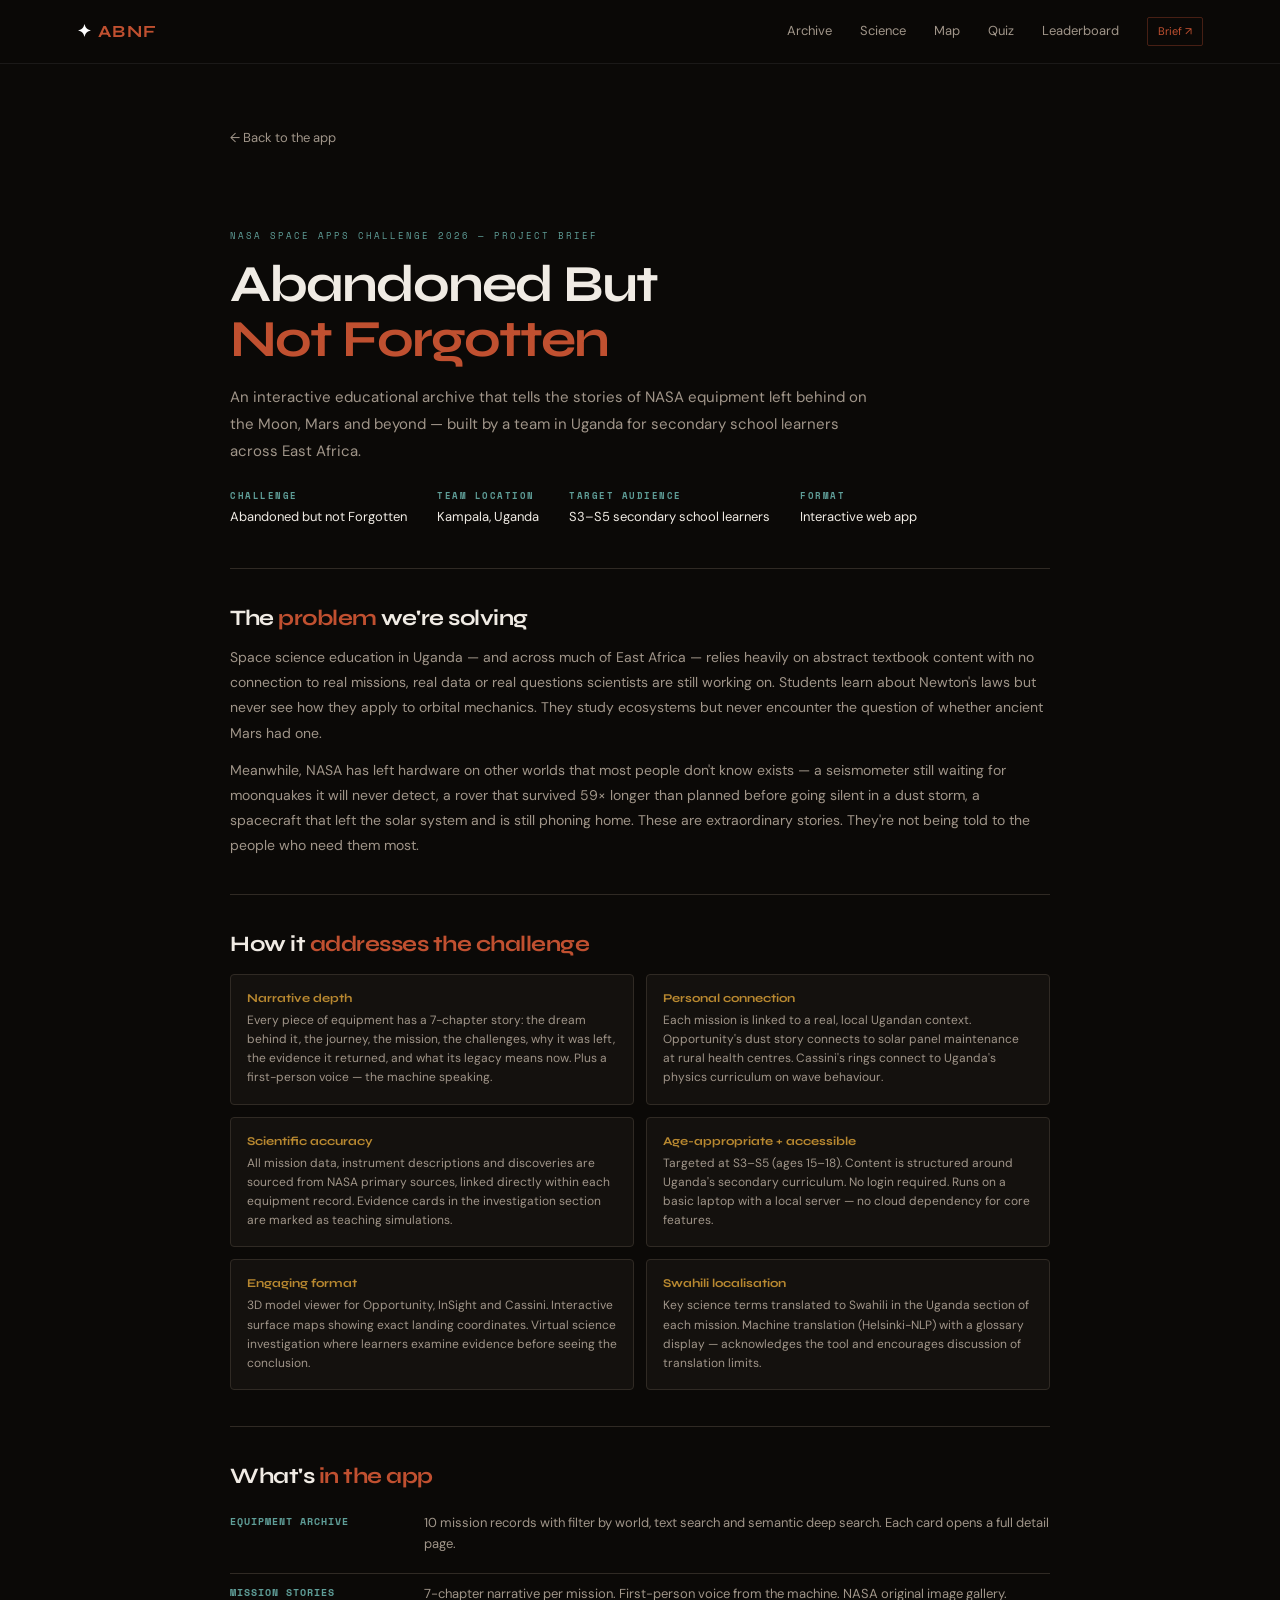
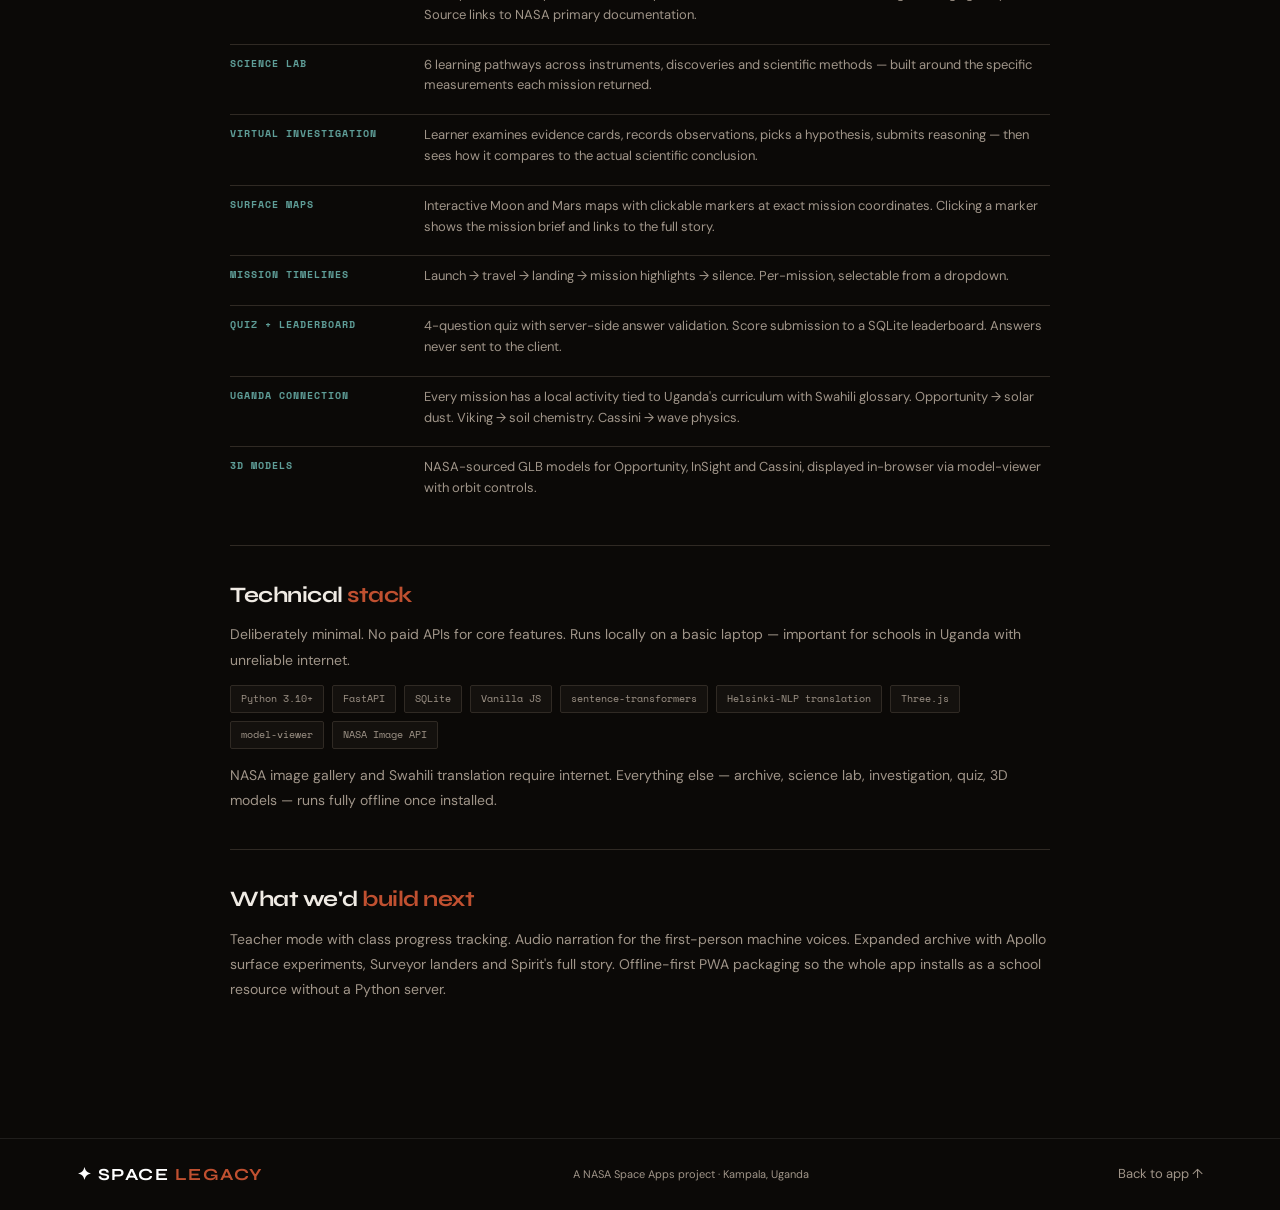
<file: static/brief.html>
<!DOCTYPE html>
<html lang="en">
<head>
  <meta charset="UTF-8">
  <meta name="viewport" content="width=device-width, initial-scale=1.0">
  <title>Project Brief — Abandoned But Not Forgotten</title>
  <link rel="preconnect" href="https://fonts.googleapis.com">
  <link rel="preconnect" href="https://fonts.gstatic.com" crossorigin>
  <link href="https://fonts.googleapis.com/css2?family=DM+Sans:wght@400;500;600;700&family=Syne:wght@400;600;700;800&family=Space+Mono:wght@400;700&display=swap" rel="stylesheet">
  <link rel="stylesheet" href="/static/css/style.css">
  <style>
    .brief-wrap{width:min(820px,88%);margin:0 auto;padding:60px 0 100px}
    .brief-hero{padding:50px 0 40px;border-bottom:1px solid var(--line)}
    .brief-hero .eyebrow{margin-bottom:14px}
    .brief-hero h1{font:700 clamp(32px,5vw,52px)/1.05 var(--display);letter-spacing:-2px;margin:0 0 18px}
    .brief-hero h1 span{color:var(--orange)}
    .brief-hero p{color:var(--muted);font-size:15px;line-height:1.8;max-width:640px;margin:0}
    .brief-meta{display:flex;gap:30px;margin-top:24px;flex-wrap:wrap}
    .brief-meta-item{display:flex;flex-direction:column;gap:3px}
    .brief-meta-item strong{font-family:var(--mono);font-size:9px;letter-spacing:1.5px;color:var(--cyan);text-transform:uppercase}
    .brief-meta-item span{font-size:13px;color:var(--text)}
    .brief-section{padding:36px 0;border-bottom:1px solid var(--line)}
    .brief-section:last-child{border-bottom:none}
    .brief-section h2{font:700 22px/1.2 var(--display);margin:0 0 14px;letter-spacing:-0.5px}
    .brief-section h2 span{color:var(--orange)}
    .brief-section p{font-size:14px;color:var(--muted);line-height:1.8;margin:0 0 12px}
    .brief-section p:last-child{margin:0}
    .criteria-grid{display:grid;grid-template-columns:1fr 1fr;gap:12px;margin-top:16px}
    .criteria-card{background:var(--panel);border:1px solid var(--line);border-radius:4px;padding:16px}
    .criteria-card strong{display:block;font:700 12px var(--display);color:var(--gold);margin-bottom:6px}
    .criteria-card p{font-size:12px;color:var(--muted);line-height:1.6;margin:0}
    .feature-list{display:grid;gap:8px;margin-top:14px}
    .feature-row{display:grid;grid-template-columns:180px 1fr;gap:14px;padding:10px 0;border-top:1px solid var(--line)}
    .feature-row:first-child{border-top:none}
    .feature-row strong{font-family:var(--mono);font-size:10px;letter-spacing:1px;color:var(--cyan);padding-top:1px}
    .feature-row p{font-size:13px;color:var(--muted);line-height:1.6;margin:0}
    .stack-row{display:flex;gap:8px;flex-wrap:wrap;margin-top:12px}
    .stack-tag{background:var(--panel);border:1px solid var(--line);border-radius:2px;padding:5px 10px;font-family:var(--mono);font-size:10px;color:var(--muted)}
    .back-link{display:inline-flex;align-items:center;gap:8px;color:var(--muted);font-size:13px;text-decoration:none;margin-bottom:30px}
    .back-link:hover{color:var(--text)}
    @media(max-width:600px){.criteria-grid{grid-template-columns:1fr}.feature-row{grid-template-columns:1fr}.brief-meta{gap:18px}}
  </style>
</head>
<body>
  <header class="topbar">
    <a class="brand" href="/">✦ <b>ABNF</b></a>
    <nav id="main-nav">
      <a href="/#explore">Archive</a>
      <a href="/#science">Science</a>
      <a href="/#map">Map</a>
      <a href="/#quiz">Quiz</a>
      <a href="/#leaderboard">Leaderboard</a>
      <a href="/brief" class="nav-brief">Brief ↗</a>
    </nav>
    <button class="menu-toggle" id="menu-toggle" aria-label="Toggle menu">☰</button>
  </header>

  <main class="brief-wrap">
    <a class="back-link" href="/">← Back to the app</a>

    <div class="brief-hero">
      <div class="eyebrow">NASA SPACE APPS CHALLENGE 2026 — PROJECT BRIEF</div>
      <h1>Abandoned But<br><span>Not Forgotten</span></h1>
      <p>An interactive educational archive that tells the stories of NASA equipment left behind on the Moon, Mars and beyond — built by a team in Uganda for secondary school learners across East Africa.</p>
      <div class="brief-meta">
        <div class="brief-meta-item"><strong>Challenge</strong><span>Abandoned but not Forgotten</span></div>
        <div class="brief-meta-item"><strong>Team location</strong><span>Kampala, Uganda</span></div>
        <div class="brief-meta-item"><strong>Target audience</strong><span>S3–S5 secondary school learners</span></div>
        <div class="brief-meta-item"><strong>Format</strong><span>Interactive web app</span></div>
      </div>
    </div>

    <div class="brief-section">
      <h2>The <span>problem</span> we're solving</h2>
      <p>Space science education in Uganda — and across much of East Africa — relies heavily on abstract textbook content with no connection to real missions, real data or real questions scientists are still working on. Students learn about Newton's laws but never see how they apply to orbital mechanics. They study ecosystems but never encounter the question of whether ancient Mars had one.</p>
      <p>Meanwhile, NASA has left hardware on other worlds that most people don't know exists — a seismometer still waiting for moonquakes it will never detect, a rover that survived 59× longer than planned before going silent in a dust storm, a spacecraft that left the solar system and is still phoning home. These are extraordinary stories. They're not being told to the people who need them most.</p>
    </div>

    <div class="brief-section">
      <h2>How it <span>addresses the challenge</span></h2>
      <div class="criteria-grid">
        <div class="criteria-card">
          <strong>Narrative depth</strong>
          <p>Every piece of equipment has a 7-chapter story: the dream behind it, the journey, the mission, the challenges, why it was left, the evidence it returned, and what its legacy means now. Plus a first-person voice — the machine speaking.</p>
        </div>
        <div class="criteria-card">
          <strong>Personal connection</strong>
          <p>Each mission is linked to a real, local Ugandan context. Opportunity's dust story connects to solar panel maintenance at rural health centres. Cassini's rings connect to Uganda's physics curriculum on wave behaviour.</p>
        </div>
        <div class="criteria-card">
          <strong>Scientific accuracy</strong>
          <p>All mission data, instrument descriptions and discoveries are sourced from NASA primary sources, linked directly within each equipment record. Evidence cards in the investigation section are marked as teaching simulations.</p>
        </div>
        <div class="criteria-card">
          <strong>Age-appropriate + accessible</strong>
          <p>Targeted at S3–S5 (ages 15–18). Content is structured around Uganda's secondary curriculum. No login required. Runs on a basic laptop with a local server — no cloud dependency for core features.</p>
        </div>
        <div class="criteria-card">
          <strong>Engaging format</strong>
          <p>3D model viewer for Opportunity, InSight and Cassini. Interactive surface maps showing exact landing coordinates. Virtual science investigation where learners examine evidence before seeing the conclusion.</p>
        </div>
        <div class="criteria-card">
          <strong>Swahili localisation</strong>
          <p>Key science terms translated to Swahili in the Uganda section of each mission. Machine translation (Helsinki-NLP) with a glossary display — acknowledges the tool and encourages discussion of translation limits.</p>
        </div>
      </div>
    </div>

    <div class="brief-section">
      <h2>What's <span>in the app</span></h2>
      <div class="feature-list">
        <div class="feature-row">
          <strong>EQUIPMENT ARCHIVE</strong>
          <p>10 mission records with filter by world, text search and semantic deep search. Each card opens a full detail page.</p>
        </div>
        <div class="feature-row">
          <strong>MISSION STORIES</strong>
          <p>7-chapter narrative per mission. First-person voice from the machine. NASA original image gallery. Source links to NASA primary documentation.</p>
        </div>
        <div class="feature-row">
          <strong>SCIENCE LAB</strong>
          <p>6 learning pathways across instruments, discoveries and scientific methods — built around the specific measurements each mission returned.</p>
        </div>
        <div class="feature-row">
          <strong>VIRTUAL INVESTIGATION</strong>
          <p>Learner examines evidence cards, records observations, picks a hypothesis, submits reasoning — then sees how it compares to the actual scientific conclusion.</p>
        </div>
        <div class="feature-row">
          <strong>SURFACE MAPS</strong>
          <p>Interactive Moon and Mars maps with clickable markers at exact mission coordinates. Clicking a marker shows the mission brief and links to the full story.</p>
        </div>
        <div class="feature-row">
          <strong>MISSION TIMELINES</strong>
          <p>Launch → travel → landing → mission highlights → silence. Per-mission, selectable from a dropdown.</p>
        </div>
        <div class="feature-row">
          <strong>QUIZ + LEADERBOARD</strong>
          <p>4-question quiz with server-side answer validation. Score submission to a SQLite leaderboard. Answers never sent to the client.</p>
        </div>
        <div class="feature-row">
          <strong>UGANDA CONNECTION</strong>
          <p>Every mission has a local activity tied to Uganda's curriculum with Swahili glossary. Opportunity → solar dust. Viking → soil chemistry. Cassini → wave physics.</p>
        </div>
        <div class="feature-row">
          <strong>3D MODELS</strong>
          <p>NASA-sourced GLB models for Opportunity, InSight and Cassini, displayed in-browser via model-viewer with orbit controls.</p>
        </div>
      </div>
    </div>

    <div class="brief-section">
      <h2>Technical <span>stack</span></h2>
      <p>Deliberately minimal. No paid APIs for core features. Runs locally on a basic laptop — important for schools in Uganda with unreliable internet.</p>
      <div class="stack-row">
        <span class="stack-tag">Python 3.10+</span>
        <span class="stack-tag">FastAPI</span>
        <span class="stack-tag">SQLite</span>
        <span class="stack-tag">Vanilla JS</span>
        <span class="stack-tag">sentence-transformers</span>
        <span class="stack-tag">Helsinki-NLP translation</span>
        <span class="stack-tag">Three.js</span>
        <span class="stack-tag">model-viewer</span>
        <span class="stack-tag">NASA Image API</span>
      </div>
      <p style="margin-top:14px">NASA image gallery and Swahili translation require internet. Everything else — archive, science lab, investigation, quiz, 3D models — runs fully offline once installed.</p>
    </div>

    <div class="brief-section">
      <h2>What we'd <span>build next</span></h2>
      <p>Teacher mode with class progress tracking. Audio narration for the first-person machine voices. Expanded archive with Apollo surface experiments, Surveyor landers and Spirit's full story. Offline-first PWA packaging so the whole app installs as a school resource without a Python server.</p>
    </div>
  </main>

  <footer>
    <a class="brand" href="/">✦ SPACE <b>LEGACY</b></a>
    <span>A NASA Space Apps project · Kampala, Uganda</span>
    <a href="/">Back to app ↑</a>
  </footer>

  <script>
    document.getElementById('menu-toggle').addEventListener('click', () => {
      document.getElementById('main-nav').classList.toggle('open');
    });
  </script>
</body>
</html>
</file>
<file: static/css/style.css>
﻿:root{--bg:#0b0907;--panel:#14110e;--panel2:#1c1814;--line:#302a24;--text:#f0ebe4;--muted:#a09589;--orange:#c05030;--cyan:#5f9e98;--gold:#b88830;--font:'DM Sans',sans-serif;--display:'Syne',sans-serif;--mono:'Space Mono',monospace}
*{box-sizing:border-box}html{scroll-behavior:smooth;scroll-padding-top:64px}body{margin:0;background:var(--bg);color:var(--text);font-family:var(--font);line-height:1.6;overflow-x:hidden}.starfield{position:fixed;inset:0;pointer-events:none;opacity:.22;background-image:radial-gradient(1px 1px at 20px 30px,#fff 98%,transparent),radial-gradient(1px 1px at 90px 80px,#fff 98%,transparent),radial-gradient(2px 2px at 150px 20px,#fff 98%,transparent);background-size:190px 130px;z-index:-1}.topbar{height:64px;padding:0 6%;display:flex;align-items:center;justify-content:space-between;border-bottom:1px solid #ffffff12;background:#0b0907ef;position:sticky;top:0;z-index:20;backdrop-filter:blur(16px)}.brand{font:700 17px var(--display);letter-spacing:1.5px;color:white;text-decoration:none}.brand b{color:var(--orange)}.brand-mark{color:var(--orange);margin-right:7px}.topbar nav{display:flex;gap:28px;align-items:center}.nav-brief{color:var(--orange)!important;border:1px solid #c0503055;padding:5px 10px;border-radius:2px;font-size:11px!important}.topbar nav a,footer>a:last-child{font-size:13px;color:var(--muted);text-decoration:none}.topbar nav a:hover,footer>a:last-child:hover{color:white}.menu-toggle{display:none;background:none;color:white;border:0;font-size:23px}.section-wrap{width:min(1160px,88%);margin:auto}.hero{min-height:590px;display:grid;grid-template-columns:1.3fr .7fr;align-items:center;gap:40px;padding-top:55px;padding-bottom:55px}.eyebrow{font-family:var(--mono);font-size:9px;font-weight:400;letter-spacing:2px;color:var(--cyan);margin-bottom:18px}.pulse{display:inline-block;width:7px;height:7px;border-radius:50%;background:var(--orange);box-shadow:0 0 12px var(--orange);margin-right:8px}.hero h1,.closing h2{font:700 clamp(48px,6vw,76px)/1.02 var(--display);letter-spacing:-3px;margin:0 0 22px}.hero h1 span,.section-heading h2 span,.quiz-intro h2 span,.closing h2 span{color:var(--orange)}.hero-lede{max-width:520px;color:var(--muted);font-size:16px;line-height:1.8}.hero-actions{display:flex;align-items:center;gap:25px;margin-top:30px}.btn{border:0;border-radius:2px;padding:12px 18px;font:700 13px var(--font);text-decoration:none;display:inline-flex;align-items:center;gap:18px;cursor:pointer;transition:.2s}.btn-primary{background:var(--orange);color:#1b1110}.btn-primary:hover{background:#d06040;transform:translateY(-2px)}.text-link{color:var(--muted);font-size:13px;text-decoration:none}.hero-stats{display:flex;gap:38px;margin-top:54px}.hero-stats div{display:grid}.hero-stats strong{font:700 25px var(--display);color:var(--gold)}.hero-stats span{font-size:11px;color:var(--muted)}.hero-visual{height:440px;position:relative;display:grid;place-items:center;overflow:hidden}.planet{width:330px;height:330px;border-radius:50%;background:radial-gradient(circle at 30% 28%,#eaa77a 0,#a84d38 28%,#572b31 60%,#1a1b2c 78%);box-shadow:inset -35px -18px 55px #090c1b,0 0 90px #c0503025;position:relative}.planet:before{content:"";position:absolute;inset:0;border-radius:50%;background:repeating-radial-gradient(ellipse at 60% 45%,transparent 0 17px,#542d3429 19px 22px,transparent 25px 39px);transform:rotate(-20deg)}.orbit{position:absolute;border:1px solid #5f9e983b;border-radius:50%;width:440px;height:180px;transform:rotate(-28deg)}.orbit-two{width:490px;height:250px;transform:rotate(35deg);border-color:#c0503038}.planet-label{position:absolute;font:700 12px var(--display);letter-spacing:2px}.planet-label small{display:block;color:var(--muted);font:10px var(--font);letter-spacing:1px}.label-top{top:42px;right:22px;color:var(--orange)}.label-bottom{bottom:42px;left:15px;color:var(--cyan)}.rover-art{position:absolute;bottom:88px;left:14%;width:150px;height:80px;transform:scale(.85)}.rover-body{position:absolute;left:25px;top:17px;width:105px;height:38px;background:linear-gradient(135deg,#d7d4c9,#7e8a8d);clip-path:polygon(12% 0,90% 0,100% 100%,0 100%);border:2px solid #fff}.rover-mast{position:absolute;left:75px;top:-25px;width:7px;height:43px;background:#c5d2d2}.rover-mast:after{content:"";position:absolute;width:27px;height:17px;top:-9px;left:-10px;background:#d8e0d9;border-radius:4px}.rover-wheel{position:absolute;bottom:0;width:27px;height:27px;border:5px solid #9ca6a6;border-radius:50%;background:#17150f}.w1{left:25px}.w2{left:70px}.w3{left:115px}.floating-note{position:absolute;right:0;bottom:22px;border:1px solid #ffffff22;background:#14110e;padding:10px 14px;border-radius:4px;font-size:9px;letter-spacing:1px;color:var(--gold)}.section-block{padding-top:80px;padding-bottom:85px}.section-heading{display:flex;align-items:end;justify-content:space-between;gap:25px;margin-bottom:30px}.section-heading h2,.quiz-intro h2{font:700 clamp(32px,4vw,46px)/1.1 var(--display);letter-spacing:-1.5px;margin:0 0 10px}.section-heading p,.quiz-intro p{margin:0;color:var(--muted);font-size:14px}.filters{display:flex;gap:9px}.filters input,.filters select,.section-heading select{background:var(--panel);border:1px solid var(--line);border-radius:5px;color:white;padding:11px 12px;font:12px var(--font);outline:none}.filters input{width:190px}.equipment-grid{display:grid;grid-template-columns:repeat(auto-fill,minmax(295px,1fr));gap:20px}.equipment-card{background:linear-gradient(145deg,#1e1a14,#130e09);border:1px solid var(--line);border-radius:9px;overflow:hidden;transition:.25s;display:flex;flex-direction:column}.equipment-card:hover{transform:translateY(-2px);border-color:var(--cyan);border-left:3px solid var(--cyan)}.card-art{height:145px;display:flex;align-items:center;justify-content:center;position:relative;overflow:hidden;background:radial-gradient(circle at 50% 110%,#b45a3d55,transparent 60%),linear-gradient(135deg,#211a12,#130e09)}.card-art.moon{background:radial-gradient(circle at 50% 110%,#9aa9b455,transparent 60%),linear-gradient(135deg,#1a1e22,#130e09)}.card-art .planet-disc{position:absolute;width:140px;height:140px;right:20px;top:30px;border-radius:50%;background:radial-gradient(circle at 30% 30%,#d18b69,#713d3b 68%,#302337);opacity:.55}.card-art.moon .planet-disc{background:radial-gradient(circle at 30% 30%,#d4d5ce,#626b78 70%,#303b50)}.card-symbol{font-size:54px;z-index:1;filter:drop-shadow(0 7px 12px #0008)}.world-pill{position:absolute;top:12px;left:13px;background:#080d18bb;border:1px solid #ffffff2b;padding:4px 8px;border-radius:20px;font-size:9px;letter-spacing:1px}.card-body{padding:19px;display:flex;flex-direction:column;flex:1}.card-meta{font-size:10px;color:var(--cyan);letter-spacing:1px;text-transform:uppercase}.card-body h3{font:600 19px var(--display);margin:8px 0}.card-body p{color:var(--muted);font-size:12px;line-height:1.65;margin:0 0 16px}.card-3d-badge{display:inline-block;background:#1a1510;border:1px solid var(--cyan);color:var(--cyan);font-size:9px;letter-spacing:1.2px;padding:3px 8px;border-radius:3px;margin-bottom:8px;font-weight:700}
.card-bottom{display:flex;justify-content:space-between;align-items:center;margin-top:auto;padding-top:12px;border-top:1px solid #ffffff12}.status{font-size:10px;color:var(--gold)}.card-bottom button{background:none;border:0;color:var(--orange);font:700 11px var(--font);cursor:pointer}.science-band{background:linear-gradient(180deg,#100d0a,#14110e 50%,#100d0a);border-top:1px solid #ffffff0c;border-bottom:1px solid #ffffff0c}.lesson-grid{display:grid;grid-template-columns:repeat(5,1fr);gap:12px}.lesson-card{background:#1c1814;border:1px solid #342b22;border-radius:8px;padding:19px 15px;min-height:180px;text-align:left;color:white;cursor:pointer;transition:.2s}.lesson-card:hover,.lesson-card.active{border-color:var(--cyan);background:#1f1a14;transform:translateY(-3px)}.lesson-icon{font-size:25px}.lesson-card h3{font:600 15px var(--display);margin:12px 0 7px}.lesson-card p{font-size:11px;color:var(--muted);margin:0;line-height:1.5}.lesson-detail{margin-top:18px;padding:23px;background:#0e0b08;border:1px solid #342b22;border-radius:8px;display:grid;grid-template-columns:1fr 1fr;gap:20px}.lesson-detail h3{font:600 20px var(--display);margin:0 0 8px}.lesson-detail p,.lesson-detail li{color:var(--muted);font-size:13px}.lesson-detail .activity{padding:16px;background:#1c1814;border-radius:6px}.hidden{display:none!important}.timeline-content{background:#14110e;border:1px solid var(--line);border-radius:9px;padding:28px 32px}.timeline-title{font:600 20px var(--display);margin-bottom:24px}.timeline-list{display:grid;grid-template-columns:repeat(4,1fr);gap:16px}.timeline-item{border-top:2px solid #40352a;padding-top:15px;position:relative}.timeline-item:before{content:"";position:absolute;top:-6px;left:0;width:10px;height:10px;background:var(--orange);border-radius:50%}.timeline-item strong{font:600 13px var(--display);color:var(--gold)}.timeline-item p{font-size:12px;color:var(--muted)}.quiz-section{background:radial-gradient(ellipse at 15% 40%,#2a1f14 0,transparent 38%),#0c0a07}.quiz-section .section-block{display:grid;grid-template-columns:.8fr 1.2fr;gap:55px;align-items:center}.quiz-panel{background:#1a1510;border:1px solid #3a2e25;border-radius:10px;padding:26px}.quiz-top{display:flex;justify-content:space-between;color:var(--cyan);font-size:10px;letter-spacing:1px}.quiz-tag{color:var(--gold)}.quiz-question{font:600 21px var(--display);margin:25px 0 18px}.quiz-option{display:block;width:100%;text-align:left;background:#100e0b;border:1px solid #3a2e25;color:white;padding:12px 14px;margin:8px 0;border-radius:5px;font:12px var(--font);cursor:pointer}.quiz-option:hover{border-color:var(--cyan)}.quiz-option.selected{border-color:var(--orange);background:#402b2a}.quiz-option.correct{border-color:#64c9a5;background:#17392f}.quiz-option.incorrect{border-color:#e17c72;background:#432826}.quiz-controls{display:flex;align-items:center;gap:15px;margin-top:20px}.quiz-controls .btn:disabled{opacity:.4;cursor:not-allowed}.quiz-controls span{font-size:12px;color:var(--muted)}.closing{text-align:center;padding-top:90px;padding-bottom:100px}.closing-symbol{font-size:28px;color:var(--orange);margin-bottom:15px}.closing h2{font-size:54px;margin-bottom:17px}.closing p{max-width:490px;margin:0 auto 25px;color:var(--muted);font-size:14px}footer{border-top:1px solid #ffffff16;padding:25px 6%;display:flex;justify-content:space-between;align-items:center}footer span{color:var(--muted);font-size:11px}.equipment-modal{background:#14110e;color:white;border:1px solid #3a3028;border-radius:10px;padding:30px;width:min(720px,92vw);max-height:85vh;overflow:auto}.equipment-modal::backdrop{background:#070504d9;backdrop-filter:blur(5px)}.modal-close{position:sticky;float:right;top:0;background:#302a24;color:white;border:0;border-radius:50%;width:32px;height:32px;font-size:22px;cursor:pointer}.modal-kicker{color:var(--cyan);font-size:10px;letter-spacing:1px}.modal-title{font:700 30px var(--display);margin:8px 0}.modal-section{border-top:1px solid #ffffff18;padding-top:15px;margin-top:17px}.modal-section h4{color:var(--gold);font:600 13px var(--display);margin:0 0 6px}.modal-section p,.modal-section li{font-size:13px;color:var(--muted)}.loading{color:var(--muted);padding:25px}.empty{color:var(--muted);padding:35px;text-align:center;grid-column:1/-1}
@media(max-width:850px){.hero{grid-template-columns:1fr;padding-top:65px}.hero-visual{height:340px}.planet{width:270px;height:270px}.equipment-grid{grid-template-columns:repeat(2,1fr)}.lesson-grid{grid-template-columns:repeat(2,1fr)}.quiz-section .section-block{grid-template-columns:1fr;gap:25px}.section-heading{align-items:start;flex-direction:column}.timeline-list{grid-template-columns:repeat(2,1fr)}}
@media(max-width:560px){.topbar{padding:0 6%}.topbar nav{display:none;position:absolute;top:64px;left:0;right:0;background:#110e0b;padding:20px 6%;flex-direction:column;gap:17px}.topbar nav.open{display:flex}.menu-toggle{display:block}.hero h1{font-size:49px}.hero-stats{gap:20px}.hero-stats span{max-width:85px}.hero-visual{height:300px}.planet{width:235px;height:235px}.equipment-grid{grid-template-columns:1fr}.filters{width:100%;flex-wrap:wrap}.filters input{flex:1;min-width:130px}.lesson-grid{grid-template-columns:1fr 1fr}.lesson-detail{grid-template-columns:1fr}.timeline-list{grid-template-columns:1fr}.timeline-content{padding:22px}.quiz-panel{padding:19px}.closing h2{font-size:43px}footer{gap:13px;flex-wrap:wrap}footer span{order:3;width:100%}}


/* Five-question science story profile */
.modal-intro{color:var(--muted);font-size:13px;line-height:1.7;margin:0 0 22px;max-width:600px}
.story-step{display:grid;grid-template-columns:38px 1fr;gap:14px;padding:19px 0;border-top:1px solid #ffffff18}
.story-number{width:32px;height:32px;border:1px solid #c0503080;color:var(--orange);border-radius:50%;display:grid;place-items:center;font:700 12px var(--display)}
.story-question{font:600 16px var(--display);color:#fff;margin:2px 0 8px}
.story-step p,.story-step li{font-size:13px;line-height:1.75;color:var(--muted)}
.story-step p{margin:0}
.story-step ul{margin:8px 0 0;padding-left:18px}
.story-step li{margin:7px 0}
.student-lab{margin-top:18px;padding:20px;background:linear-gradient(135deg,#17323a,#18263a);border:1px solid #5f9e984d;border-radius:8px}
.student-lab .eyebrow{margin-bottom:8px}
.student-lab h3{font:600 20px var(--display);margin:0 0 8px}
.student-lab p{font-size:13px;color:#d5e1e6;line-height:1.7;margin:0}
.student-takeaway{margin-top:14px;padding-top:12px;border-top:1px solid #ffffff20;font-size:12px;color:var(--gold);line-height:1.7}
.content-note{font-size:10px;color:#8393a8;margin:18px 0 0}
@media(max-width:560px){.story-step{grid-template-columns:30px 1fr;gap:10px}.story-number{width:27px;height:27px}.story-question{font-size:14px}}

/* Virtual Science Investigation */
.investigation-band{background:linear-gradient(180deg,#110e0b,#0e0b08);border-top:1px solid #ffffff12;border-bottom:1px solid #ffffff12}
.investigation-panel{background:#141008;border:1px solid #3a3025;border-radius:12px;padding:clamp(18px,3vw,30px)}
.investigation-controls{display:grid;grid-template-columns:190px minmax(180px,280px);gap:10px 15px;align-items:center}
.investigation-controls label{font:600 13px var(--display);color:var(--gold)}
.investigation-controls select,.investigation-workspace select{background:#0e0b07;border:1px solid #3a5069;color:white;border-radius:5px;padding:12px;font:13px var(--font);width:100%}
.simulation-note{grid-column:1/-1;color:#9eafc2;font-size:11px;margin:3px 0 12px;line-height:1.6}
.investigation-brief{padding:18px 20px;background:linear-gradient(120deg,#1e1812,#171410);border-left:3px solid var(--cyan);border-radius:5px;margin:8px 0 28px}
.investigation-brief h3{font:600 19px var(--display);margin:0 0 6px}.investigation-brief p{font-size:13px;color:#c2d0dc;margin:0;line-height:1.7}.investigation-brief .mission-question{color:var(--gold);margin-top:10px}
.evidence-heading{display:flex;justify-content:space-between;align-items:end;margin-bottom:13px}.evidence-heading .eyebrow{margin:0 0 5px}.evidence-heading h3{font:600 20px var(--display);margin:0}.evidence-tag{font-size:9px;letter-spacing:1px;color:var(--cyan)}
.evidence-grid{display:grid;grid-template-columns:repeat(3,1fr);gap:12px}
.evidence-card{background:#0e0b07;border:1px solid #302a22;border-radius:7px;padding:17px}.evidence-card .evidence-type{font-size:9px;letter-spacing:1.3px;color:var(--cyan);text-transform:uppercase}.evidence-card h4{font:600 15px var(--display);margin:7px 0}.evidence-card p{font-size:12px;color:#b6c3d2;line-height:1.65;margin:0}.evidence-card .evidence-value{font:600 22px var(--display);color:var(--gold);margin:8px 0}
.investigation-workspace{margin-top:27px;padding:22px;background:#1c1814;border:1px solid #3a3025;border-radius:8px}.workspace-step{display:flex;gap:12px;align-items:flex-start;margin:5px 0 12px}.workspace-step>span{width:28px;height:28px;flex:0 0 28px;border-radius:50%;display:grid;place-items:center;border:1px solid #c0503088;color:var(--orange);font:700 12px var(--display)}.workspace-step h3{font:600 16px var(--display);margin:0 0 3px}.workspace-step p{font-size:11px;color:var(--muted);margin:0 0 8px}.investigation-workspace textarea{display:block;width:100%;resize:vertical;background:#0e0b07;border:1px solid #3a5069;color:white;border-radius:5px;padding:13px;font:13px/1.6 var(--font);margin:10px 0 20px}.investigation-workspace textarea:focus,.investigation-workspace select:focus{outline:1px solid var(--cyan);border-color:var(--cyan)}.investigation-workspace .btn{margin-top:16px}.investigation-feedback,.scientist-conclusion{margin-top:16px;padding:17px;border-radius:6px;font-size:13px;line-height:1.7}.investigation-feedback{background:#202b3b;color:#dce6ef}.investigation-feedback.error{border:1px solid #e17c72;color:#ffd1cb}.investigation-feedback.success{border:1px solid #64c9a5;color:#d5f4e8}.scientist-conclusion{background:#0f1a10;border:1px solid #5f9e984d}.scientist-conclusion h3{font:600 18px var(--display);margin:0 0 8px;color:var(--cyan)}.scientist-conclusion p{color:#c4d8d7;margin:7px 0}.scientist-conclusion .takeaway{color:var(--gold)}
@media(max-width:700px){.evidence-grid{grid-template-columns:1fr}.investigation-controls{grid-template-columns:1fr}.simulation-note{grid-column:auto}.evidence-heading{align-items:start;gap:10px;flex-direction:column}}

/* Modal Three.js planet canvas */
.modal-planet-wrap{width:100%;height:180px;overflow:hidden;border-radius:8px;background:#070605;margin-bottom:6px;display:flex;align-items:center;justify-content:center}
.modal-planet-wrap canvas{display:block;border-radius:8px}

/* Leaderboard */
.leaderboard-wrap{background:#14110e;border:1px solid var(--line);border-radius:9px;padding:0;overflow:hidden}
.leaderboard-table{width:100%;border-collapse:collapse;font-size:13px}
.leaderboard-table thead tr{background:#1c1814;border-bottom:1px solid #3a3025}
.leaderboard-table th{padding:12px 16px;text-align:left;font:600 10px var(--display);letter-spacing:1.5px;color:var(--cyan)}
.leaderboard-table td{padding:12px 16px;border-bottom:1px solid #1a2a3a;color:var(--muted)}
.leaderboard-table tr:last-child td{border-bottom:0}
.lb-first td{color:var(--gold)!important;background:#221e0e}
.lb-second td{color:#d4d4d4!important}
.lb-third td{color:#cd7f32!important}
.lb-rank{font:700 14px var(--display);color:var(--gold);width:40px}
.lb-score{font:700 15px var(--display);color:white}
.lb-score span{font-size:11px;color:var(--muted);font-weight:400}
.lb-date{font-size:11px}

/* Quiz score bar + submission */
.score-bar-wrap{height:6px;background:#1a2a3a;border-radius:3px;margin-top:14px;overflow:hidden}
.score-bar{height:100%;background:linear-gradient(90deg,var(--orange),var(--gold));border-radius:3px;transition:width 1s ease}
.score-submit-panel{margin-top:18px;padding:16px;background:#1c1814;border:1px solid #3a3025;border-radius:7px}
.score-submit-row{display:flex;gap:9px;margin-top:8px}
.score-name-input{flex:1;background:#100e0b;border:1px solid #3a3025;color:white;border-radius:5px;padding:11px 12px;font:13px var(--font);outline:none}
.score-name-input:focus{border-color:var(--cyan)}
.score-feedback{font-size:11px;color:#e17c72;margin-top:6px;display:block}
.submit-success{color:var(--gold);font-size:13px;margin:0}
.submit-success a{color:var(--cyan);text-decoration:none}
@media(max-width:560px){.score-submit-row{flex-direction:column}}

/* Expanded equipment story chapters */
.chapter-label{font-size:9px;letter-spacing:1.6px;color:var(--cyan);font-weight:700;margin-bottom:5px}
.story-chapters{display:grid;gap:4px}
.story-step p{line-height:1.75}
.school-lab{margin-top:14px;border-color:#dcae5b55}
.source-panel{margin-top:22px;padding:18px;background:#0e0b07;border:1px solid #3a3025;border-radius:8px;display:grid;gap:10px}
.source-panel a{color:var(--cyan);font-size:12px;text-decoration:none}
.source-panel a:hover{text-decoration:underline}


/* Active/operational status badge */
.status-active{color:#64c9a5!important}

/* Uganda Connection panel */
.uganda-lab{background:linear-gradient(135deg,#1a3328,#182c1e)!important;border-color:#5f9e9866!important}
.uganda-lab .eyebrow{color:#64c9a5}
.curriculum-tag{margin-top:12px;padding-top:10px;border-top:1px solid #ffffff18;font-size:11px;color:var(--muted);line-height:1.6}

/* Curriculum alignment panel (science lab) */
.curriculum-panel{margin-top:14px;padding:14px;background:#0d0e0a;border:1px solid #5f9e9833;border-radius:6px}
.curriculum-panel .eyebrow{margin-bottom:10px;color:#64c9a5}
.curriculum-grid{display:grid;grid-template-columns:1fr 1fr;gap:7px}
.curriculum-item{display:flex;flex-direction:column;background:#11130e;border:1px solid #5f9e9822;border-radius:4px;padding:7px 10px}
.curriculum-item strong{font:700 11px var(--display);color:#64c9a5}
.curriculum-item span{font-size:11px;color:var(--muted);line-height:1.5;margin-top:2px}
@media(max-width:560px){.curriculum-grid{grid-template-columns:1fr}}

/* Swahili glossary */
.swahili-glossary{margin-top:28px;padding:20px;background:#0e0b08;border:1px solid #3a3025;border-radius:8px}
.swahili-glossary .eyebrow{margin-bottom:12px}
.glossary-grid{display:grid;grid-template-columns:repeat(5,1fr);gap:8px;margin-bottom:10px}
.glossary-item{background:#1c1814;border:1px solid #342b22;border-radius:5px;padding:9px 11px;display:flex;flex-direction:column}
.glossary-sw{font:600 13px var(--display);color:var(--gold)}
.glossary-en{font-size:10px;color:var(--muted);margin-top:3px}
.glossary-note{font-size:10px;color:#8393a8;margin:0;line-height:1.5}
@media(max-width:850px){.glossary-grid{grid-template-columns:repeat(3,1fr)}}
@media(max-width:560px){.glossary-grid{grid-template-columns:repeat(2,1fr)}}

/* Image loading skeleton */
.image-skeleton-grid{display:grid;grid-template-columns:repeat(2,1fr);gap:13px;margin-top:12px}
.image-skeleton{height:190px;border-radius:7px;background:linear-gradient(90deg,#1c1814 25%,#1e2f44 50%,#1c1814 75%);background-size:200% 100%;animation:skeleton-sweep 1.6s infinite}
@keyframes skeleton-sweep{0%{background-position:200% 0}100%{background-position:-200% 0}}
@media(max-width:560px){.image-skeleton-grid{grid-template-columns:1fr}}

/* Original NASA image gallery */
.original-gallery{margin:22px 0 26px;padding:20px;background:#0e0b07;border:1px solid #3a3025;border-radius:9px}
.original-gallery h3{font:600 20px var(--display);margin:5px 0 8px}
.original-gallery>p{font-size:12px;line-height:1.65;color:var(--muted)}
.original-image-grid{display:grid;grid-template-columns:repeat(2,minmax(0,1fr));gap:13px;margin-top:15px}
.original-image-card{overflow:hidden;border:1px solid #3a3025;border-radius:7px;background:#141008}
.original-image-card>a{display:block;background:#050b13}
.original-image-card img{display:block;width:100%;height:190px;object-fit:contain}
.original-image-meta{display:grid;gap:6px;padding:11px}
.original-image-meta b{font:600 12px/1.45 var(--display);color:#fff}
.original-image-meta span,.image-credit-note{font-size:10px;line-height:1.5;color:#9eafc2}
.original-image-meta a,.original-gallery>a{font-size:11px;color:var(--cyan);text-decoration:none}
.original-image-meta a:hover,.original-gallery>a:hover{text-decoration:underline}
@media(max-width:560px){.original-image-grid{grid-template-columns:1fr}.original-image-card img{height:210px}}

/* Surface map */
.map-band{background:linear-gradient(180deg,#0e0b08,#100d0a);border-top:1px solid #ffffff0c;border-bottom:1px solid #ffffff0c}
.map-tabs{display:flex;gap:8px}
.map-tab{background:#1c1814;border:1px solid #3a3025;color:var(--muted);padding:10px 18px;border-radius:5px;font:700 12px var(--font);cursor:pointer;transition:.2s}
.map-tab.active,.map-tab:hover{border-color:var(--cyan);color:var(--cyan);background:#1c1a14}
.map-container{border:1px solid #302a24;border-radius:9px;overflow:hidden;background:#0a0806;min-height:200px;position:relative}
.map-tooltip{position:relative;margin-top:12px;padding:16px 18px;background:#141008;border:1px solid var(--cyan);border-radius:7px;max-width:340px}
.tt-kicker{font-size:9px;letter-spacing:1.5px;color:var(--cyan);text-transform:uppercase;margin-bottom:5px}
.tt-name{font:700 18px var(--display);color:#fff;margin-bottom:4px}
.tt-status{font-size:11px;color:var(--gold);margin-bottom:12px}
.tt-actions{display:flex;gap:8px;align-items:center}
.btn-tt-story{background:var(--orange);color:#1b1110;border:0;border-radius:4px;padding:9px 14px;font:700 11px var(--font);cursor:pointer}
.btn-tt-story:hover{background:#d06040}
.btn-tt-close{background:none;border:1px solid #3a3025;color:var(--muted);border-radius:4px;padding:9px 11px;font:700 11px var(--font);cursor:pointer}
.btn-tt-close:hover{border-color:var(--muted);color:#fff}
@media(max-width:560px){.map-tabs{flex-wrap:wrap}}

/* Equipment first-person voice */
.equipment-voice{margin:20px 0 24px;padding:22px 24px;background:linear-gradient(135deg,#1a1a0e,#1c2a1a);border-left:3px solid var(--gold);border-radius:0 8px 8px 0}
.equipment-voice .eyebrow{color:var(--gold);margin-bottom:12px}
.voice-quote{margin:0;font:italic 14px/1.85 var(--font);color:#e8dfc0;quotes:none}
.voice-quote::before,.voice-quote::after{content:none}
.btn-listen{margin-top:14px;background:var(--gold);color:#1a1200;border:0;border-radius:4px;padding:9px 18px;font:700 12px var(--font);cursor:pointer;transition:.2s;display:inline-flex;align-items:center;gap:8px}
.btn-listen:hover{background:#f7d98a;transform:translateY(-1px)}

/* NASA 3D model-viewer */
.model-viewer-section{margin:18px 0 22px;padding:20px;background:#0e0b07;border:1px solid #3a3025;border-radius:9px}
.model-viewer-section h3{font:600 20px var(--display);margin:5px 0 6px}
.model-viewer-note{font-size:11px;color:var(--muted);margin:0 0 14px;line-height:1.5}
.equipment-model-viewer{width:100%;height:280px;background:#070605;border-radius:8px;display:block}
@media(max-width:560px){.equipment-model-viewer{height:220px}}

/* AI Search button */
.btn-ai-search{background:linear-gradient(135deg,#1e3a52,#1a2d42);border:1px solid var(--cyan);color:var(--cyan);padding:11px 14px;border-radius:5px;font:700 11px var(--font);cursor:pointer;white-space:nowrap;transition:.2s}
.btn-ai-search:hover:not(:disabled){background:#1e3a52;transform:translateY(-1px)}
.btn-ai-search:disabled{opacity:.5;cursor:not-allowed}

/* Translate button + result */
.btn-translate{margin-top:12px;background:none;border:1px solid #5f9e9866;color:#64c9a5;padding:8px 13px;border-radius:4px;font:600 11px var(--font);cursor:pointer;transition:.2s}
.btn-translate:hover:not(:disabled){background:#17332a;border-color:#64c9a5}
.btn-translate:disabled{opacity:.5;cursor:not-allowed}
.translate-result{margin-top:11px;padding:13px;background:#0d100b;border:1px solid #5f9e9833;border-radius:6px;font-size:13px;color:#b8e4c9;line-height:1.75}
</file>
